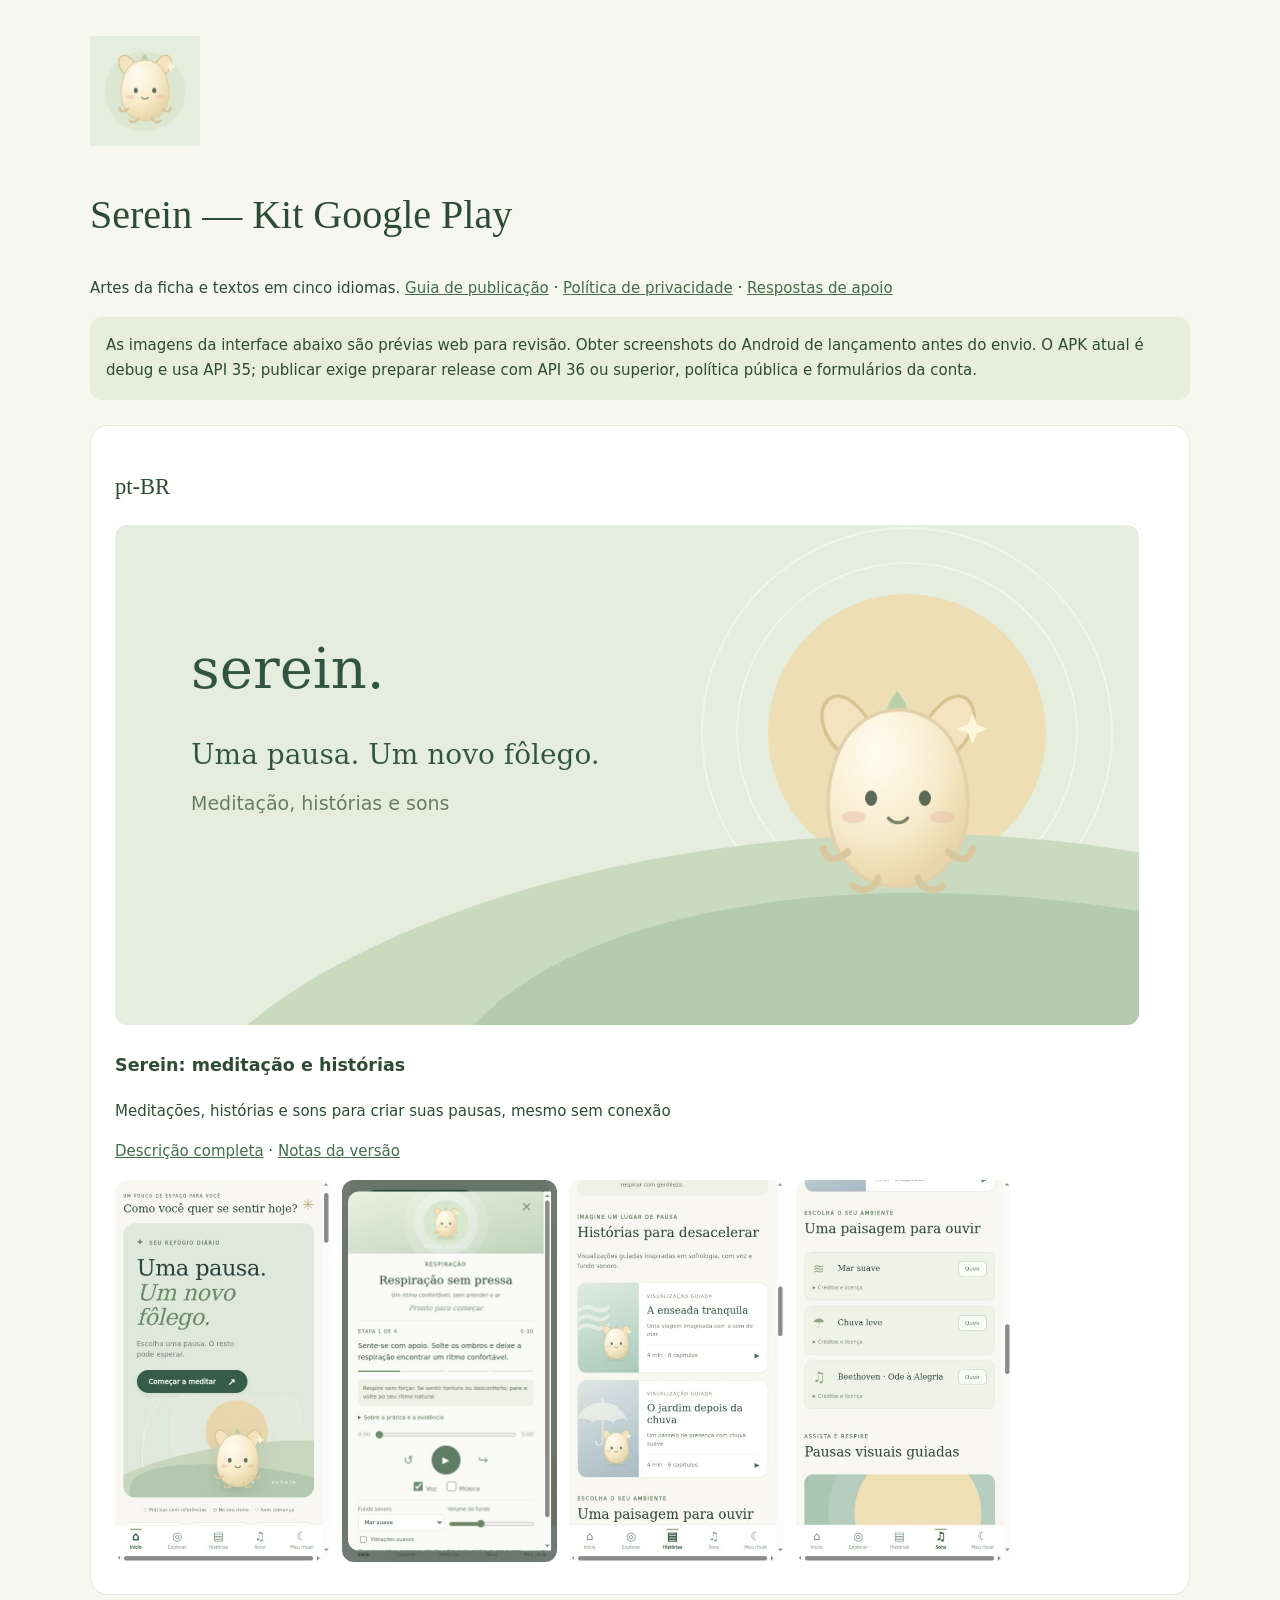
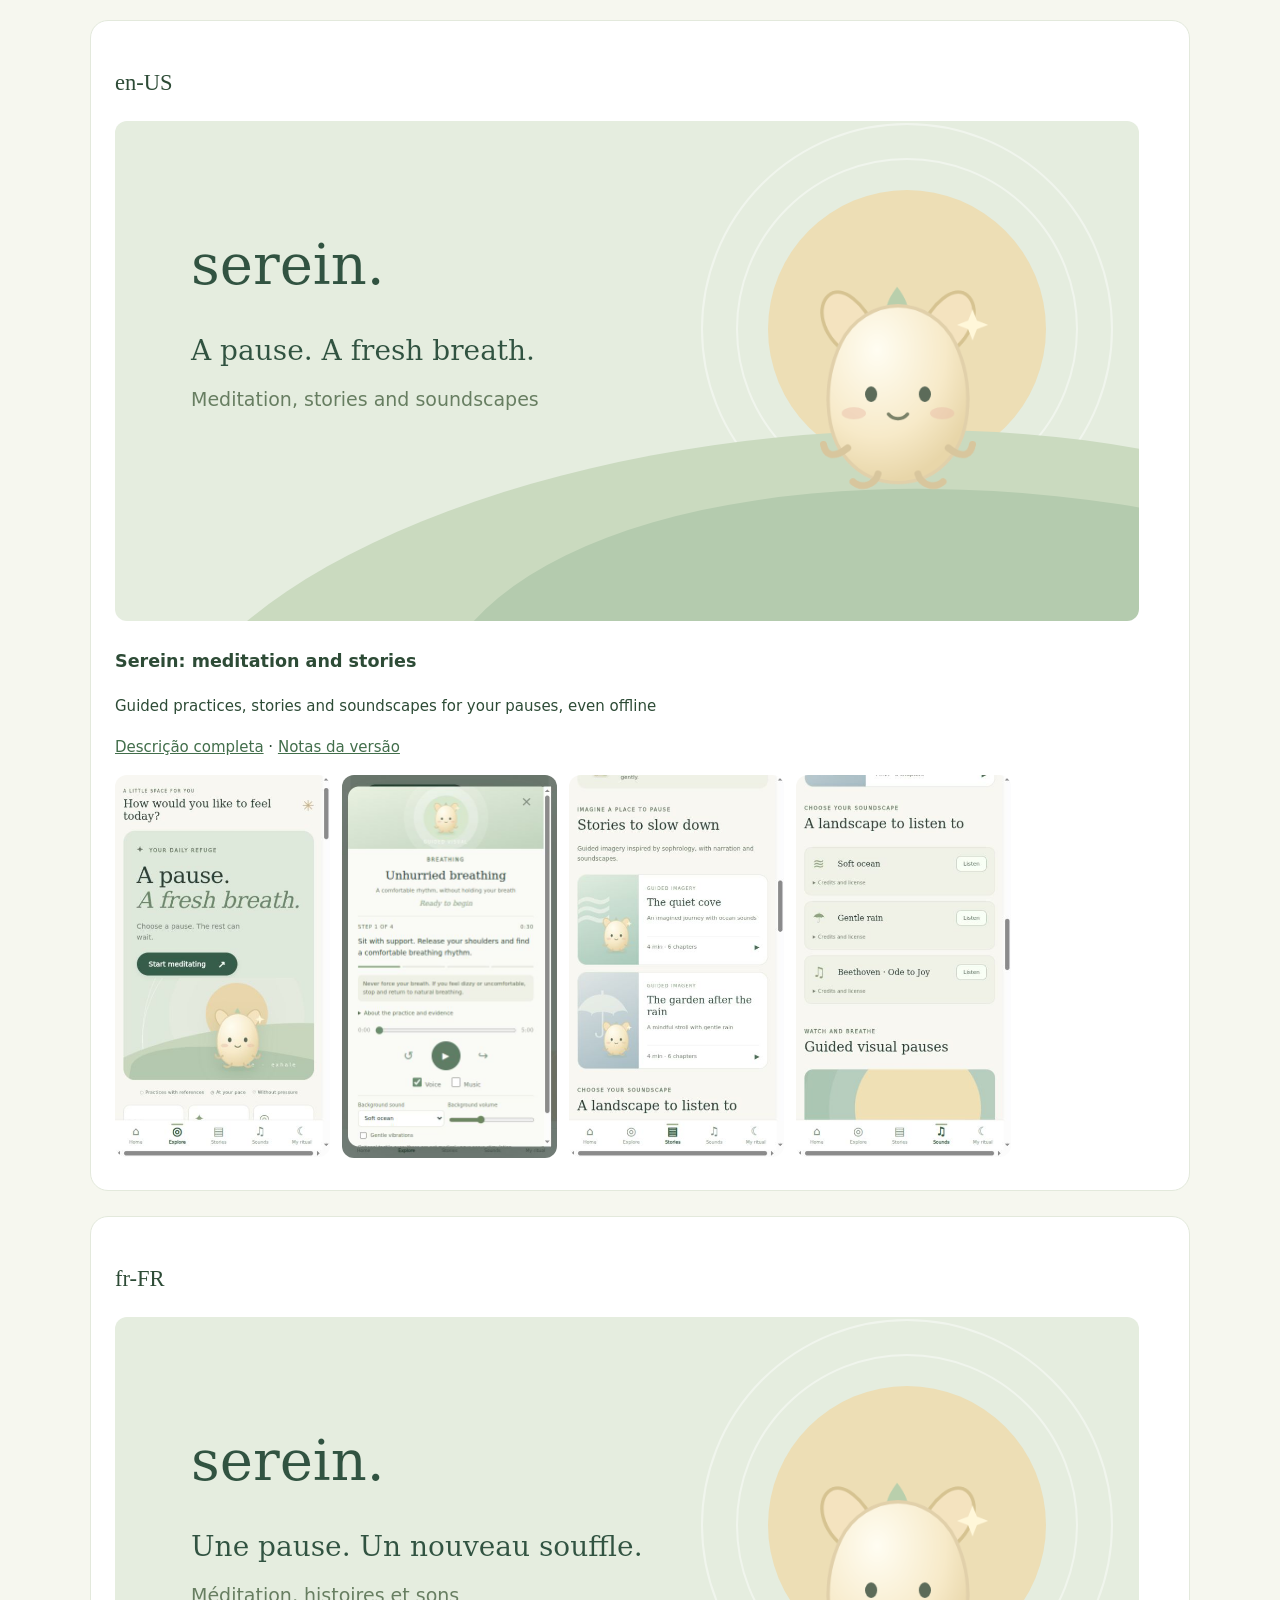
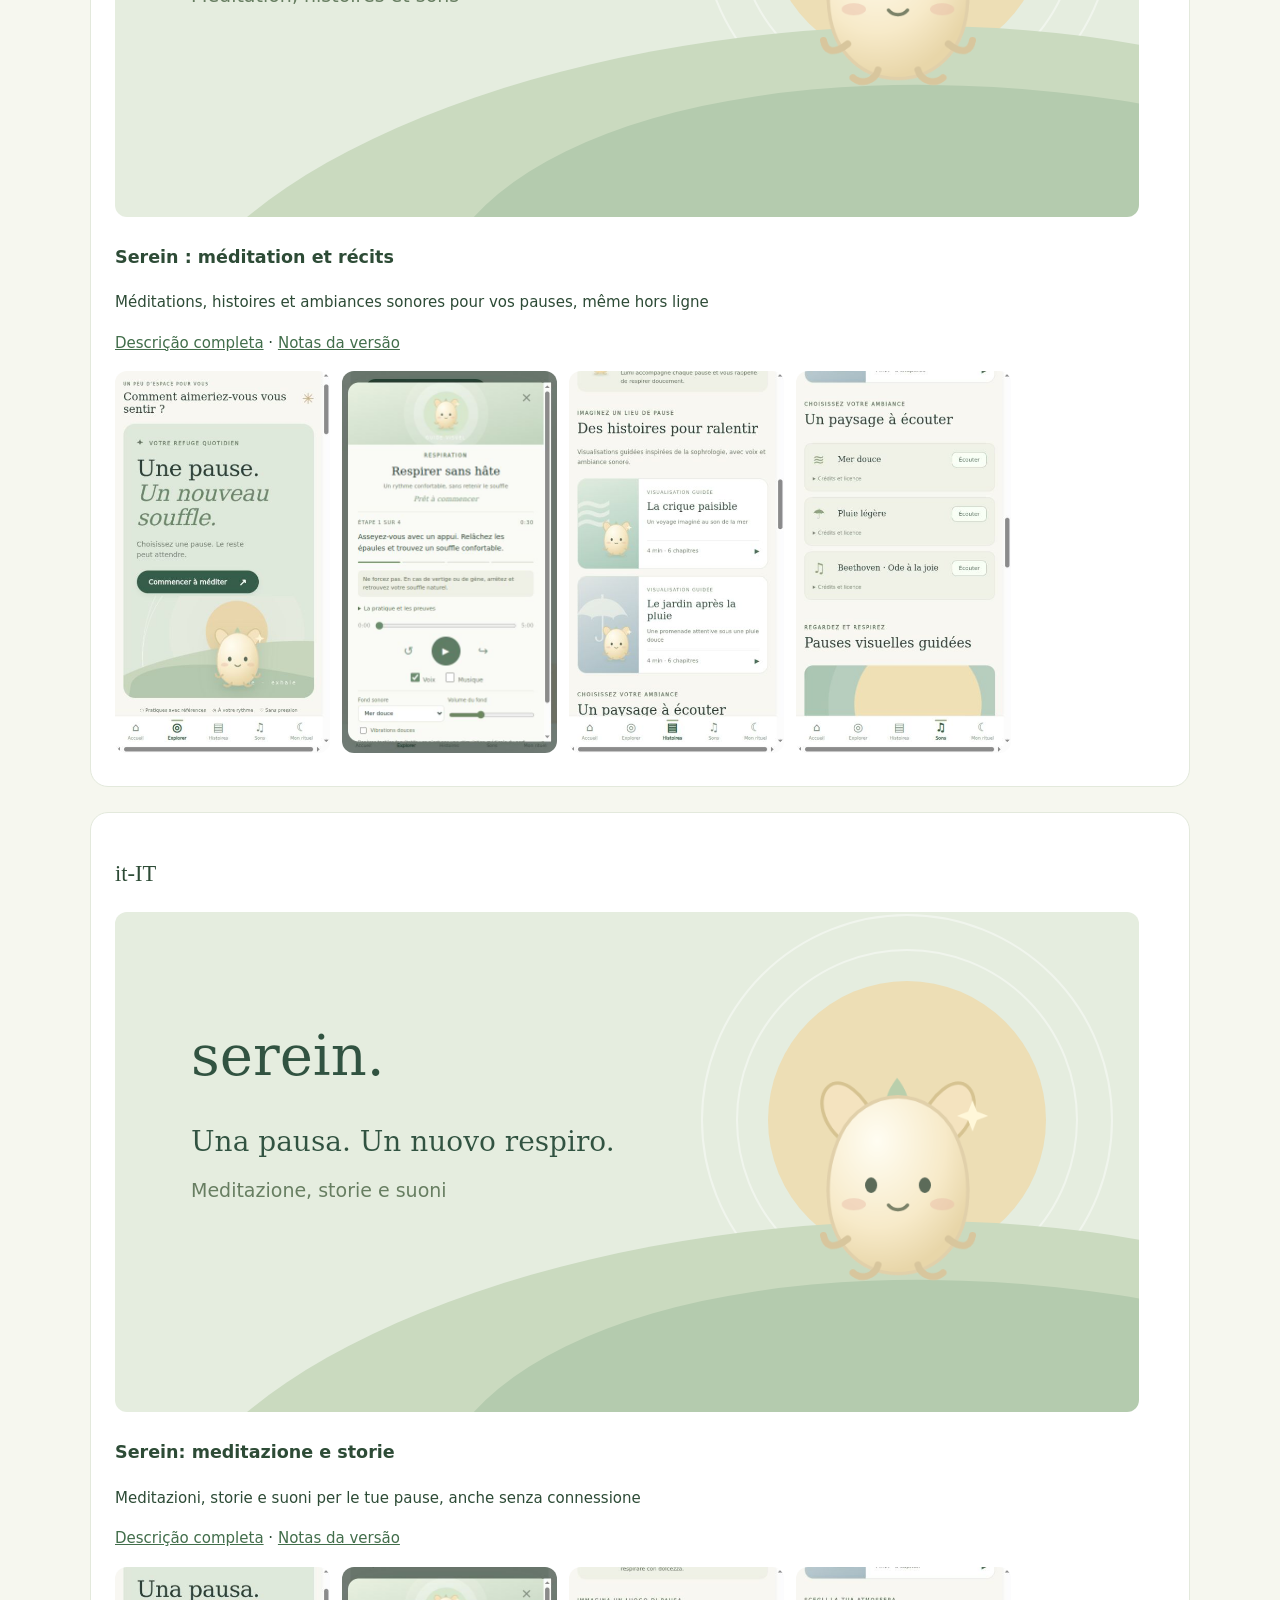
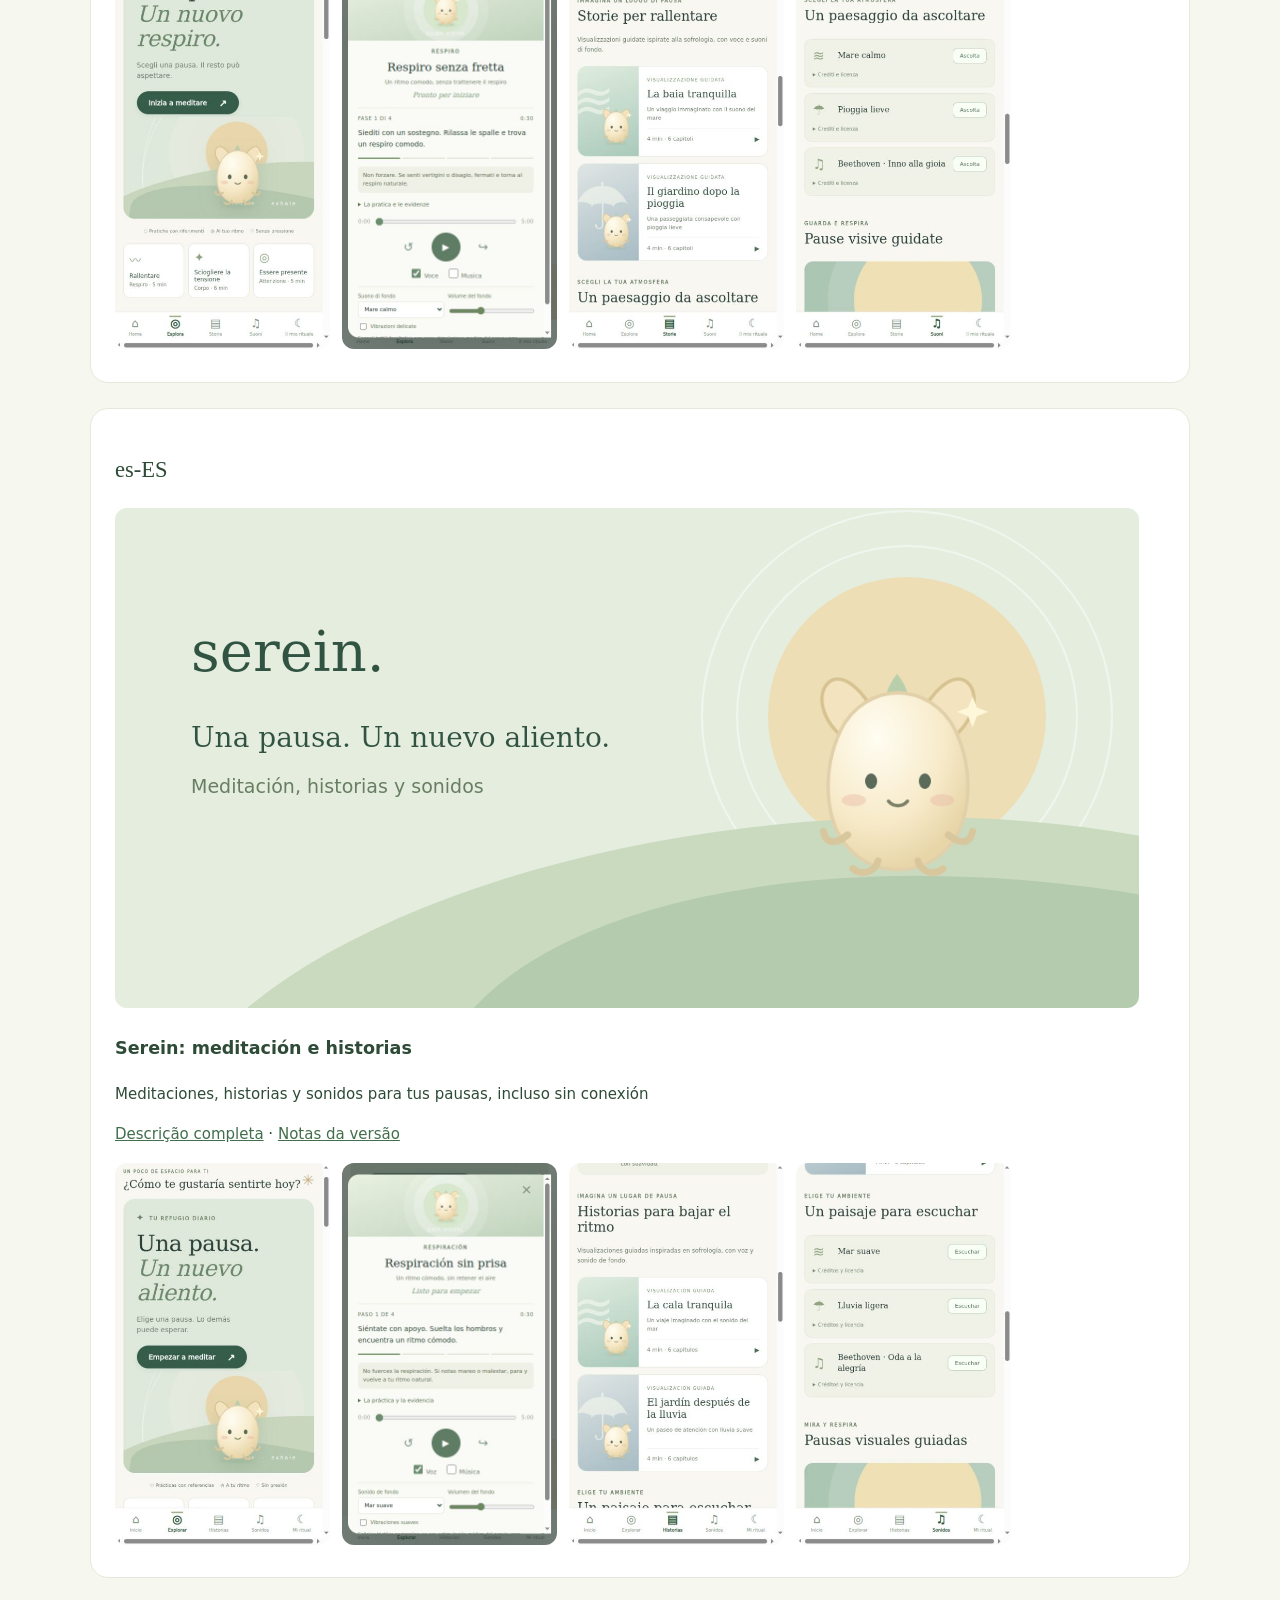
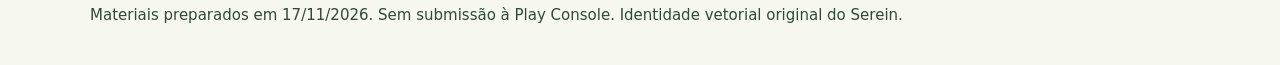
<file: play-store/index.html>
<!doctype html><html lang="pt-BR"><meta charset="utf-8"><meta name="viewport" content="width=device-width,initial-scale=1"><title>Serein — Kit Google Play</title><style>body{font:15px/1.7 system-ui;background:#f6f7ef;color:#2d4b36;margin:0}main{max-width:1100px;margin:auto;padding:36px 22px}h1,h2{font-family:Georgia;font-weight:normal}h1{font-size:40px}img{max-width:100%;border-radius:12px}.icon{width:110px;border-radius:0}article{background:white;padding:24px;border:1px solid #e3e9dc;border-radius:18px;margin:25px 0}pre{white-space:pre-wrap;font:14px/1.7 system-ui}a{color:#426e4b}.previews{display:flex;gap:12px;overflow:auto}.previews img{width:215px;max-width:none}.note{background:#e8eedc;padding:16px;border-radius:12px}small{color:#72816b}</style><main><img class="icon" src="graphics/icon-512.png" alt="Lumi"><h1>Serein — Kit Google Play</h1><p>Artes da ficha e textos em cinco idiomas. <a href="LEIA-ME.md">Guia de publicação</a> · <a href="policy/privacy-policy.html">Política de privacidade</a> · <a href="policy/play-console-respostas.md">Respostas de apoio</a></p><p class="note">As imagens da interface abaixo são prévias web para revisão. Obter screenshots do Android de lançamento antes do envio. O APK atual é debug e usa API 35; publicar exige preparar release com API 36 ou superior, política pública e formulários da conta.</p><article lang="pt-BR"><h2>pt-BR</h2><img src="graphics/feature-pt-BR-1024x500.png" alt="Imagem de destaque pt-BR"><h3>Serein: meditação e histórias</h3><p>Meditações, histórias e sons para criar suas pausas, mesmo sem conexão</p><p><a href="listings/pt-BR/full-description.txt">Descrição completa</a> · <a href="listings/pt-BR/release-notes.txt">Notas da versão</a></p><div class="previews"><a href="previews/pt-BR/01-home.jpg"><img src="previews/pt-BR/01-home.jpg" alt="Prévia web 01-home pt-BR"></a><a href="previews/pt-BR/02-guided-practice.jpg"><img src="previews/pt-BR/02-guided-practice.jpg" alt="Prévia web 02-guided-practice pt-BR"></a><a href="previews/pt-BR/03-stories.jpg"><img src="previews/pt-BR/03-stories.jpg" alt="Prévia web 03-stories pt-BR"></a><a href="previews/pt-BR/04-sounds.jpg"><img src="previews/pt-BR/04-sounds.jpg" alt="Prévia web 04-sounds pt-BR"></a></div></article><article lang="en-US"><h2>en-US</h2><img src="graphics/feature-en-US-1024x500.png" alt="Imagem de destaque en-US"><h3>Serein: meditation and stories</h3><p>Guided practices, stories and soundscapes for your pauses, even offline</p><p><a href="listings/en-US/full-description.txt">Descrição completa</a> · <a href="listings/en-US/release-notes.txt">Notas da versão</a></p><div class="previews"><a href="previews/en-US/01-home.jpg"><img src="previews/en-US/01-home.jpg" alt="Prévia web 01-home en-US"></a><a href="previews/en-US/02-guided-practice.jpg"><img src="previews/en-US/02-guided-practice.jpg" alt="Prévia web 02-guided-practice en-US"></a><a href="previews/en-US/03-stories.jpg"><img src="previews/en-US/03-stories.jpg" alt="Prévia web 03-stories en-US"></a><a href="previews/en-US/04-sounds.jpg"><img src="previews/en-US/04-sounds.jpg" alt="Prévia web 04-sounds en-US"></a></div></article><article lang="fr-FR"><h2>fr-FR</h2><img src="graphics/feature-fr-FR-1024x500.png" alt="Imagem de destaque fr-FR"><h3>Serein : méditation et récits</h3><p>Méditations, histoires et ambiances sonores pour vos pauses, même hors ligne</p><p><a href="listings/fr-FR/full-description.txt">Descrição completa</a> · <a href="listings/fr-FR/release-notes.txt">Notas da versão</a></p><div class="previews"><a href="previews/fr-FR/01-home.jpg"><img src="previews/fr-FR/01-home.jpg" alt="Prévia web 01-home fr-FR"></a><a href="previews/fr-FR/02-guided-practice.jpg"><img src="previews/fr-FR/02-guided-practice.jpg" alt="Prévia web 02-guided-practice fr-FR"></a><a href="previews/fr-FR/03-stories.jpg"><img src="previews/fr-FR/03-stories.jpg" alt="Prévia web 03-stories fr-FR"></a><a href="previews/fr-FR/04-sounds.jpg"><img src="previews/fr-FR/04-sounds.jpg" alt="Prévia web 04-sounds fr-FR"></a></div></article><article lang="it-IT"><h2>it-IT</h2><img src="graphics/feature-it-IT-1024x500.png" alt="Imagem de destaque it-IT"><h3>Serein: meditazione e storie</h3><p>Meditazioni, storie e suoni per le tue pause, anche senza connessione</p><p><a href="listings/it-IT/full-description.txt">Descrição completa</a> · <a href="listings/it-IT/release-notes.txt">Notas da versão</a></p><div class="previews"><a href="previews/it-IT/01-home.jpg"><img src="previews/it-IT/01-home.jpg" alt="Prévia web 01-home it-IT"></a><a href="previews/it-IT/02-guided-practice.jpg"><img src="previews/it-IT/02-guided-practice.jpg" alt="Prévia web 02-guided-practice it-IT"></a><a href="previews/it-IT/03-stories.jpg"><img src="previews/it-IT/03-stories.jpg" alt="Prévia web 03-stories it-IT"></a><a href="previews/it-IT/04-sounds.jpg"><img src="previews/it-IT/04-sounds.jpg" alt="Prévia web 04-sounds it-IT"></a></div></article><article lang="es-ES"><h2>es-ES</h2><img src="graphics/feature-es-ES-1024x500.png" alt="Imagem de destaque es-ES"><h3>Serein: meditación e historias</h3><p>Meditaciones, historias y sonidos para tus pausas, incluso sin conexión</p><p><a href="listings/es-ES/full-description.txt">Descrição completa</a> · <a href="listings/es-ES/release-notes.txt">Notas da versão</a></p><div class="previews"><a href="previews/es-ES/01-home.jpg"><img src="previews/es-ES/01-home.jpg" alt="Prévia web 01-home es-ES"></a><a href="previews/es-ES/02-guided-practice.jpg"><img src="previews/es-ES/02-guided-practice.jpg" alt="Prévia web 02-guided-practice es-ES"></a><a href="previews/es-ES/03-stories.jpg"><img src="previews/es-ES/03-stories.jpg" alt="Prévia web 03-stories es-ES"></a><a href="previews/es-ES/04-sounds.jpg"><img src="previews/es-ES/04-sounds.jpg" alt="Prévia web 04-sounds es-ES"></a></div></article><footer>Materiais preparados em 17/11/2026. Sem submissão à Play Console. Identidade vetorial original do Serein.</footer></main></html>
</file>
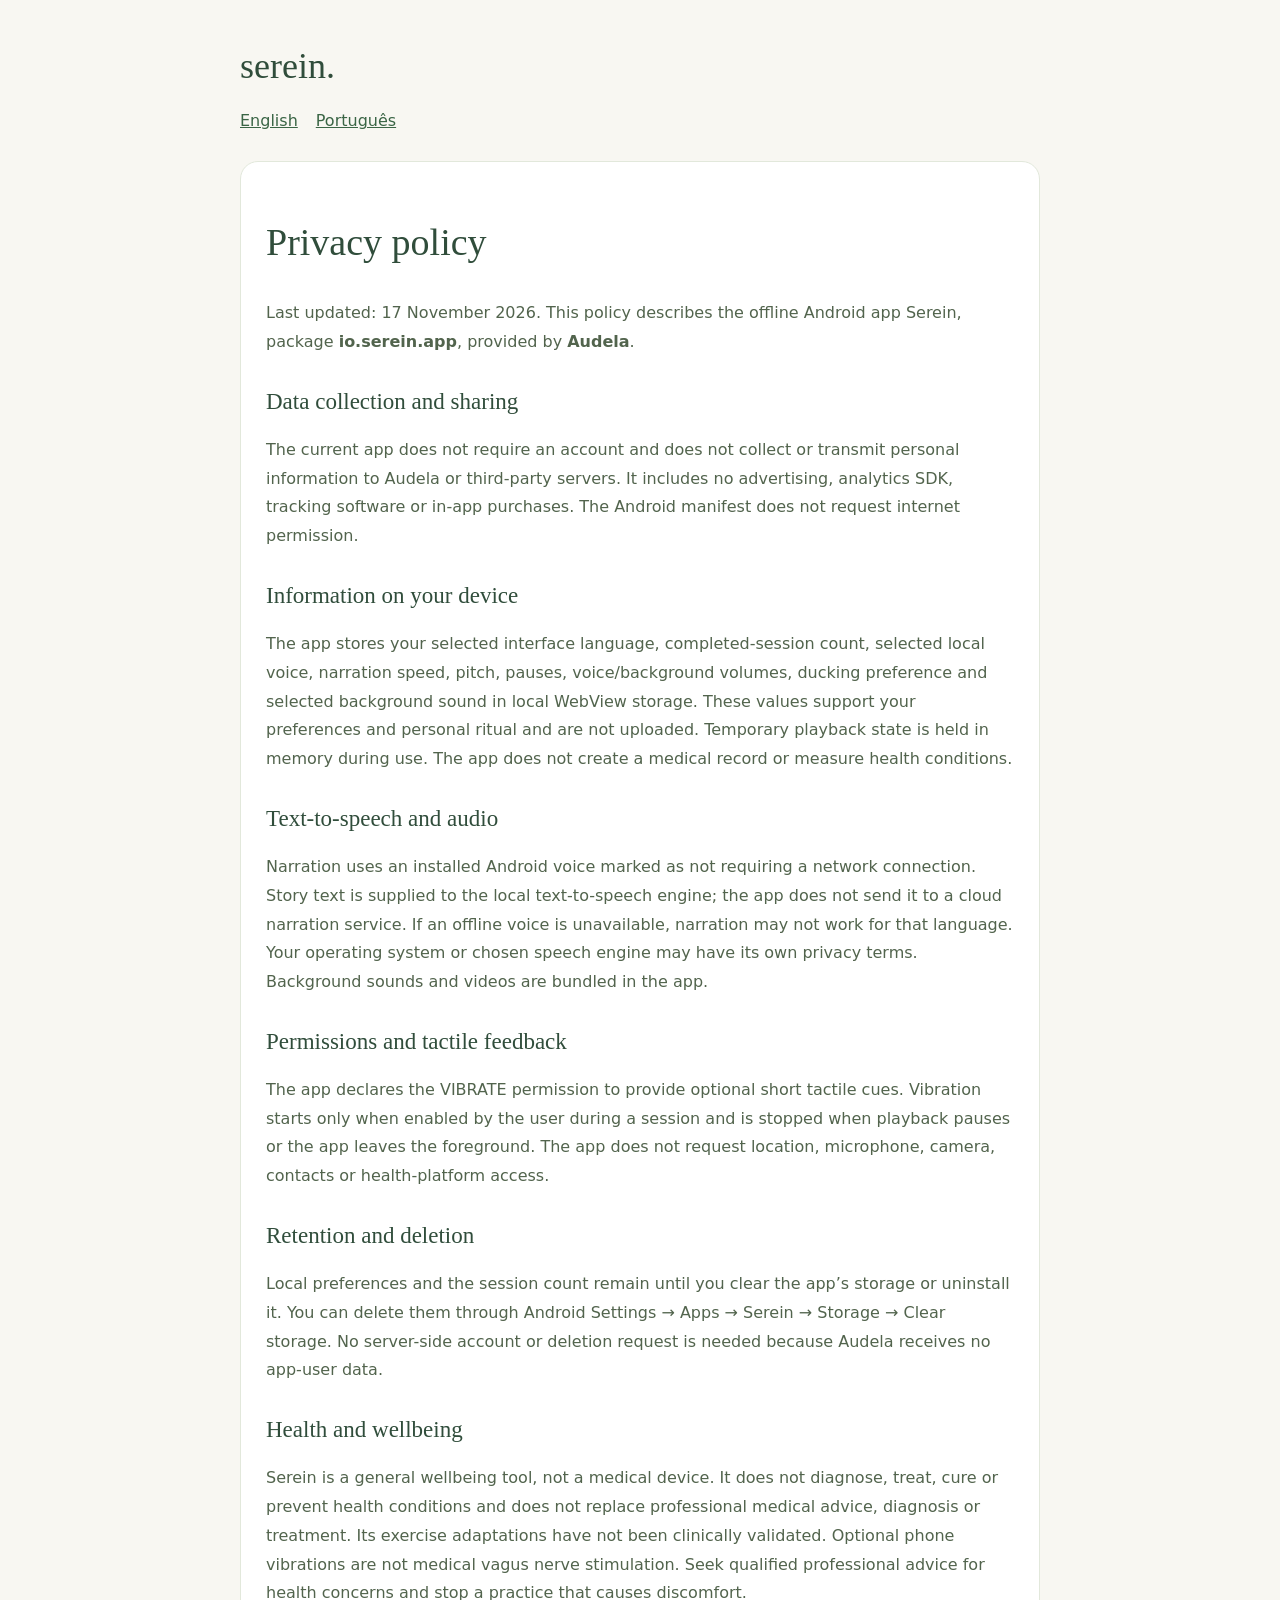
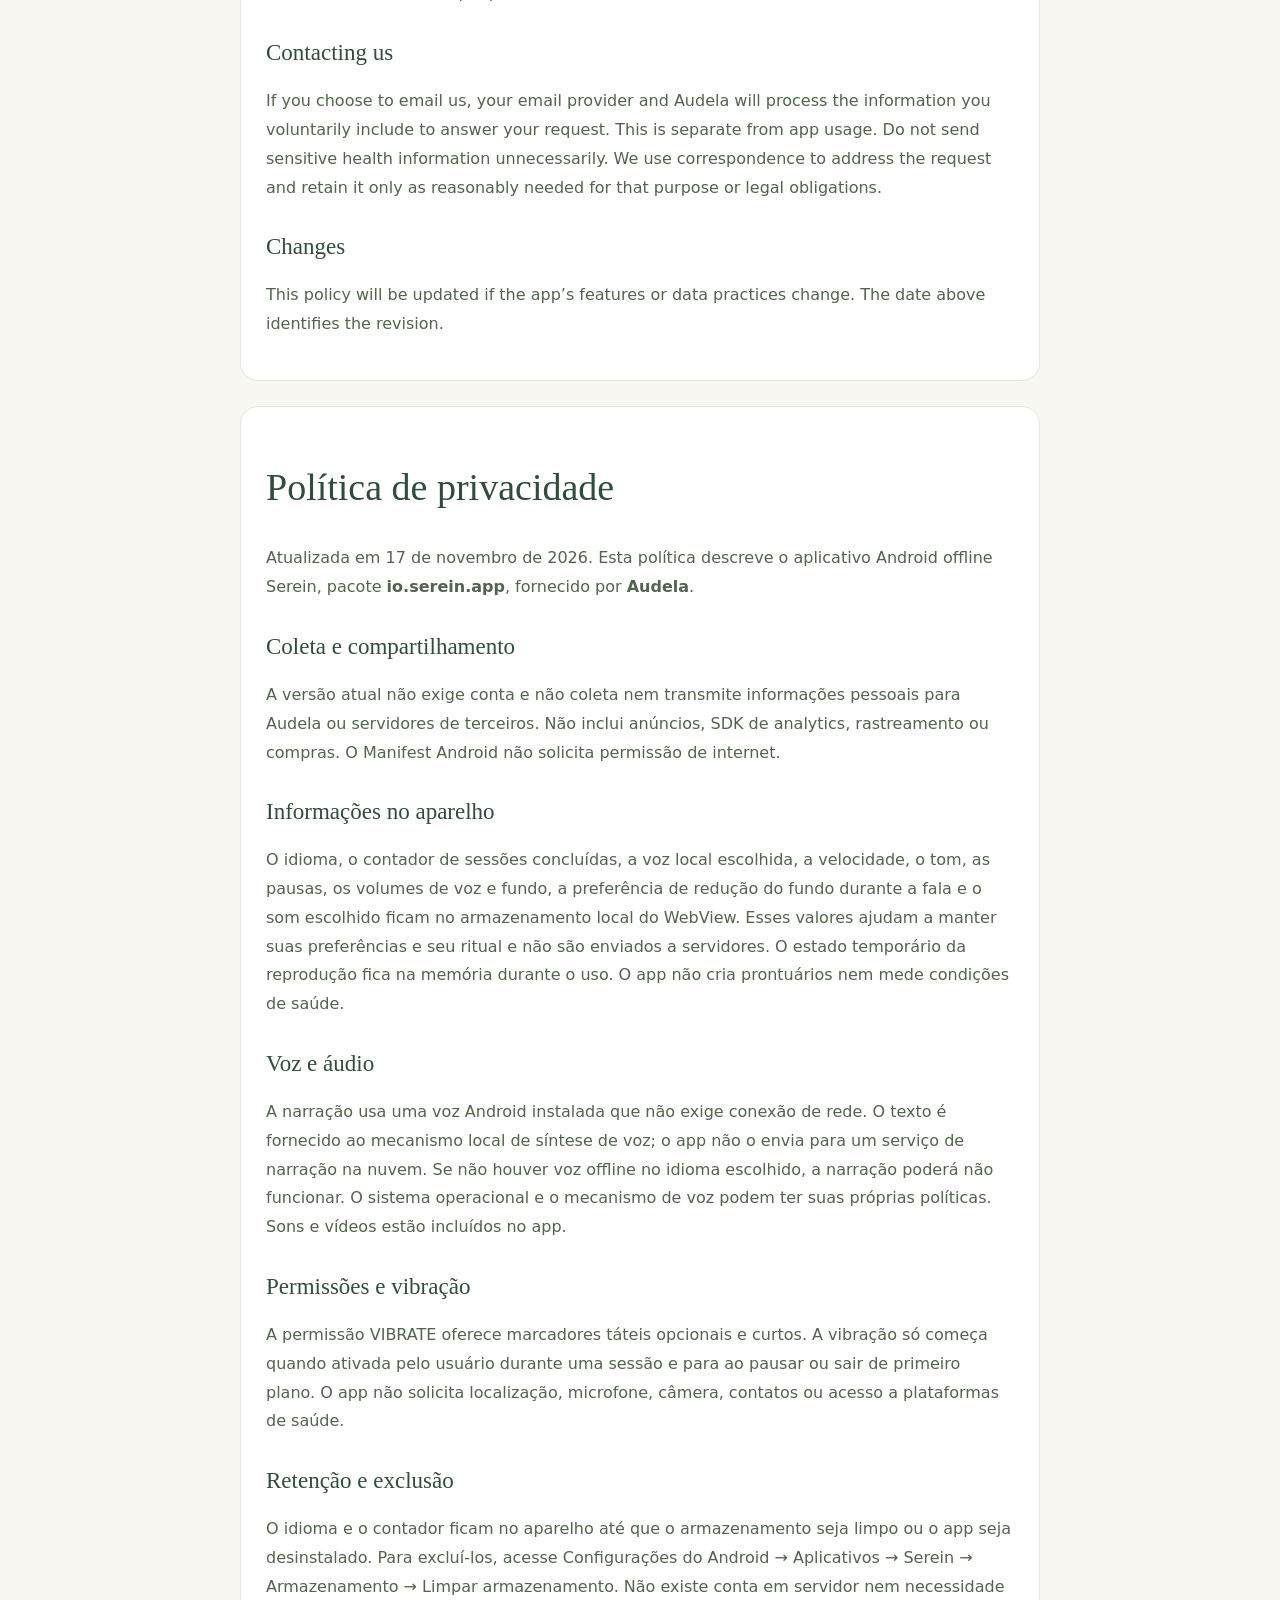
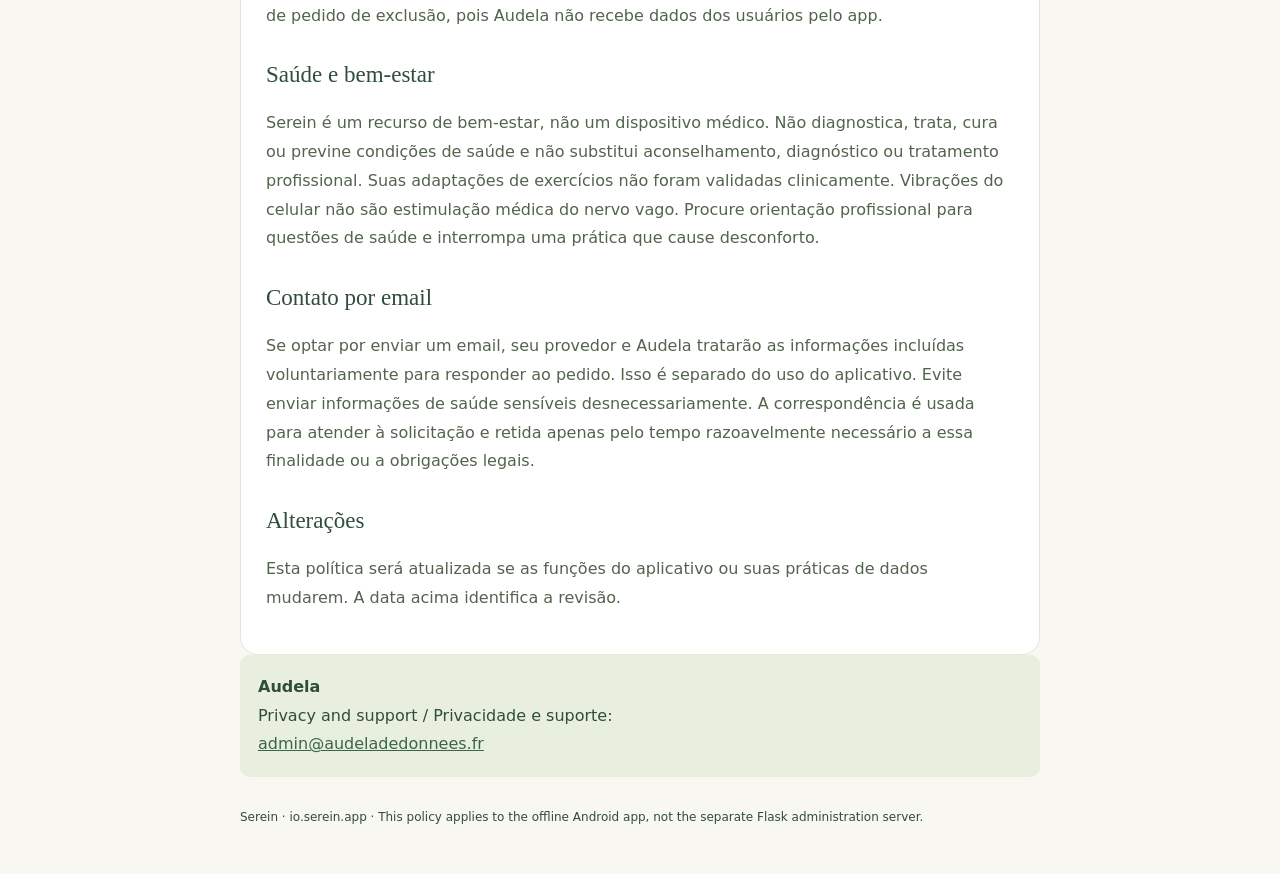
<file: play-store/policy/privacy-policy.html>
<!doctype html><html lang="en"><head><meta charset="utf-8"><meta name="viewport" content="width=device-width,initial-scale=1"><title>Serein — Privacy policy / Política de privacidade</title><meta name="description" content="How the Serein offline Android app handles information."><style>body{margin:0;background:#f8f7f2;color:#304d3b;font:16px/1.8 system-ui,sans-serif}main{max-width:800px;margin:auto;padding:45px 24px}h1,h2{font-family:Georgia,serif;font-weight:normal;line-height:1.3}h1{font-size:38px}h2{font-size:23px;margin-top:30px}p{color:#52644d}article{background:#fff;border:1px solid #e2e8db;border-radius:18px;padding:25px;margin-top:25px}a{color:#3a6545}small{color:#76836c}.brand{font:36px Georgia,serif}nav{display:flex;gap:18px;margin-top:20px}.contact{background:#e9efdf;border-radius:10px;padding:18px}footer{margin-top:30px;font-size:12px}</style></head><body><main><div class="brand">serein.</div><nav><a href="#english">English</a><a href="#portugues">Português</a></nav><article id="english"><h1>Privacy policy</h1><p>Last updated: 17 November 2026. This policy describes the offline Android app Serein, package <strong>io.serein.app</strong>, provided by <strong>Audela</strong>.</p><h2>Data collection and sharing</h2><p>The current app does not require an account and does not collect or transmit personal information to Audela or third-party servers. It includes no advertising, analytics SDK, tracking software or in-app purchases. The Android manifest does not request internet permission.</p><h2>Information on your device</h2><p>The app stores your selected interface language, completed-session count, selected local voice, narration speed, pitch, pauses, voice/background volumes, ducking preference and selected background sound in local WebView storage. These values support your preferences and personal ritual and are not uploaded. Temporary playback state is held in memory during use. The app does not create a medical record or measure health conditions.</p><h2>Text-to-speech and audio</h2><p>Narration uses an installed Android voice marked as not requiring a network connection. Story text is supplied to the local text-to-speech engine; the app does not send it to a cloud narration service. If an offline voice is unavailable, narration may not work for that language. Your operating system or chosen speech engine may have its own privacy terms. Background sounds and videos are bundled in the app.</p><h2>Permissions and tactile feedback</h2><p>The app declares the VIBRATE permission to provide optional short tactile cues. Vibration starts only when enabled by the user during a session and is stopped when playback pauses or the app leaves the foreground. The app does not request location, microphone, camera, contacts or health-platform access.</p><h2>Retention and deletion</h2><p>Local preferences and the session count remain until you clear the app’s storage or uninstall it. You can delete them through Android Settings → Apps → Serein → Storage → Clear storage. No server-side account or deletion request is needed because Audela receives no app-user data.</p><h2>Health and wellbeing</h2><p>Serein is a general wellbeing tool, not a medical device. It does not diagnose, treat, cure or prevent health conditions and does not replace professional medical advice, diagnosis or treatment. Its exercise adaptations have not been clinically validated. Optional phone vibrations are not medical vagus nerve stimulation. Seek qualified professional advice for health concerns and stop a practice that causes discomfort.</p><h2>Contacting us</h2><p>If you choose to email us, your email provider and Audela will process the information you voluntarily include to answer your request. This is separate from app usage. Do not send sensitive health information unnecessarily. We use correspondence to address the request and retain it only as reasonably needed for that purpose or legal obligations.</p><h2>Changes</h2><p>This policy will be updated if the app’s features or data practices change. The date above identifies the revision.</p></article><article id="portugues" lang="pt-BR"><h1>Política de privacidade</h1><p>Atualizada em 17 de novembro de 2026. Esta política descreve o aplicativo Android offline Serein, pacote <strong>io.serein.app</strong>, fornecido por <strong>Audela</strong>.</p><h2>Coleta e compartilhamento</h2><p>A versão atual não exige conta e não coleta nem transmite informações pessoais para Audela ou servidores de terceiros. Não inclui anúncios, SDK de analytics, rastreamento ou compras. O Manifest Android não solicita permissão de internet.</p><h2>Informações no aparelho</h2><p>O idioma, o contador de sessões concluídas, a voz local escolhida, a velocidade, o tom, as pausas, os volumes de voz e fundo, a preferência de redução do fundo durante a fala e o som escolhido ficam no armazenamento local do WebView. Esses valores ajudam a manter suas preferências e seu ritual e não são enviados a servidores. O estado temporário da reprodução fica na memória durante o uso. O app não cria prontuários nem mede condições de saúde.</p><h2>Voz e áudio</h2><p>A narração usa uma voz Android instalada que não exige conexão de rede. O texto é fornecido ao mecanismo local de síntese de voz; o app não o envia para um serviço de narração na nuvem. Se não houver voz offline no idioma escolhido, a narração poderá não funcionar. O sistema operacional e o mecanismo de voz podem ter suas próprias políticas. Sons e vídeos estão incluídos no app.</p><h2>Permissões e vibração</h2><p>A permissão VIBRATE oferece marcadores táteis opcionais e curtos. A vibração só começa quando ativada pelo usuário durante uma sessão e para ao pausar ou sair de primeiro plano. O app não solicita localização, microfone, câmera, contatos ou acesso a plataformas de saúde.</p><h2>Retenção e exclusão</h2><p>O idioma e o contador ficam no aparelho até que o armazenamento seja limpo ou o app seja desinstalado. Para excluí-los, acesse Configurações do Android → Aplicativos → Serein → Armazenamento → Limpar armazenamento. Não existe conta em servidor nem necessidade de pedido de exclusão, pois Audela não recebe dados dos usuários pelo app.</p><h2>Saúde e bem-estar</h2><p>Serein é um recurso de bem-estar, não um dispositivo médico. Não diagnostica, trata, cura ou previne condições de saúde e não substitui aconselhamento, diagnóstico ou tratamento profissional. Suas adaptações de exercícios não foram validadas clinicamente. Vibrações do celular não são estimulação médica do nervo vago. Procure orientação profissional para questões de saúde e interrompa uma prática que cause desconforto.</p><h2>Contato por email</h2><p>Se optar por enviar um email, seu provedor e Audela tratarão as informações incluídas voluntariamente para responder ao pedido. Isso é separado do uso do aplicativo. Evite enviar informações de saúde sensíveis desnecessariamente. A correspondência é usada para atender à solicitação e retida apenas pelo tempo razoavelmente necessário a essa finalidade ou a obrigações legais.</p><h2>Alterações</h2><p>Esta política será atualizada se as funções do aplicativo ou suas práticas de dados mudarem. A data acima identifica a revisão.</p></article><div class="contact"><strong>Audela</strong><br>Privacy and support / Privacidade e suporte:<br><a href="mailto:admin@audeladedonnees.fr">admin@audeladedonnees.fr</a></div><footer>Serein · io.serein.app · This policy applies to the offline Android app, not the separate Flask administration server.</footer></main></body></html>
</file>
